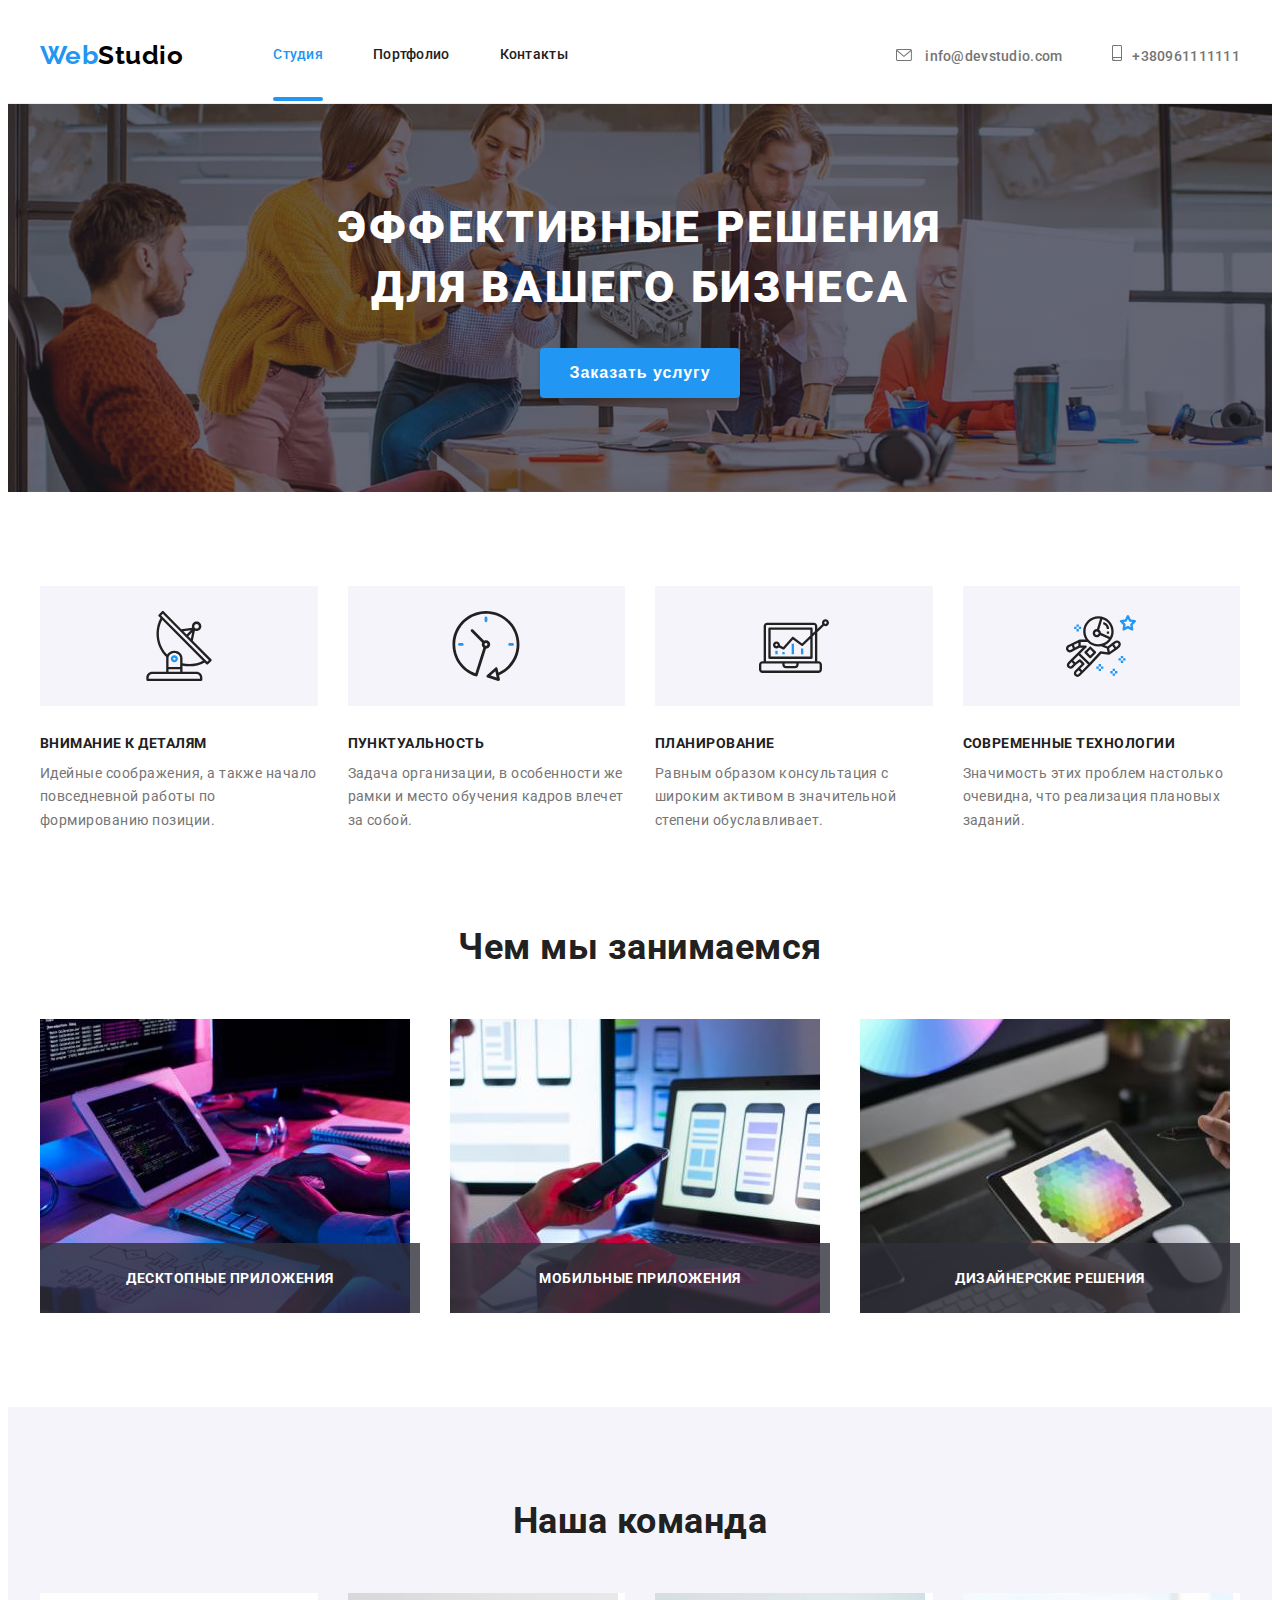
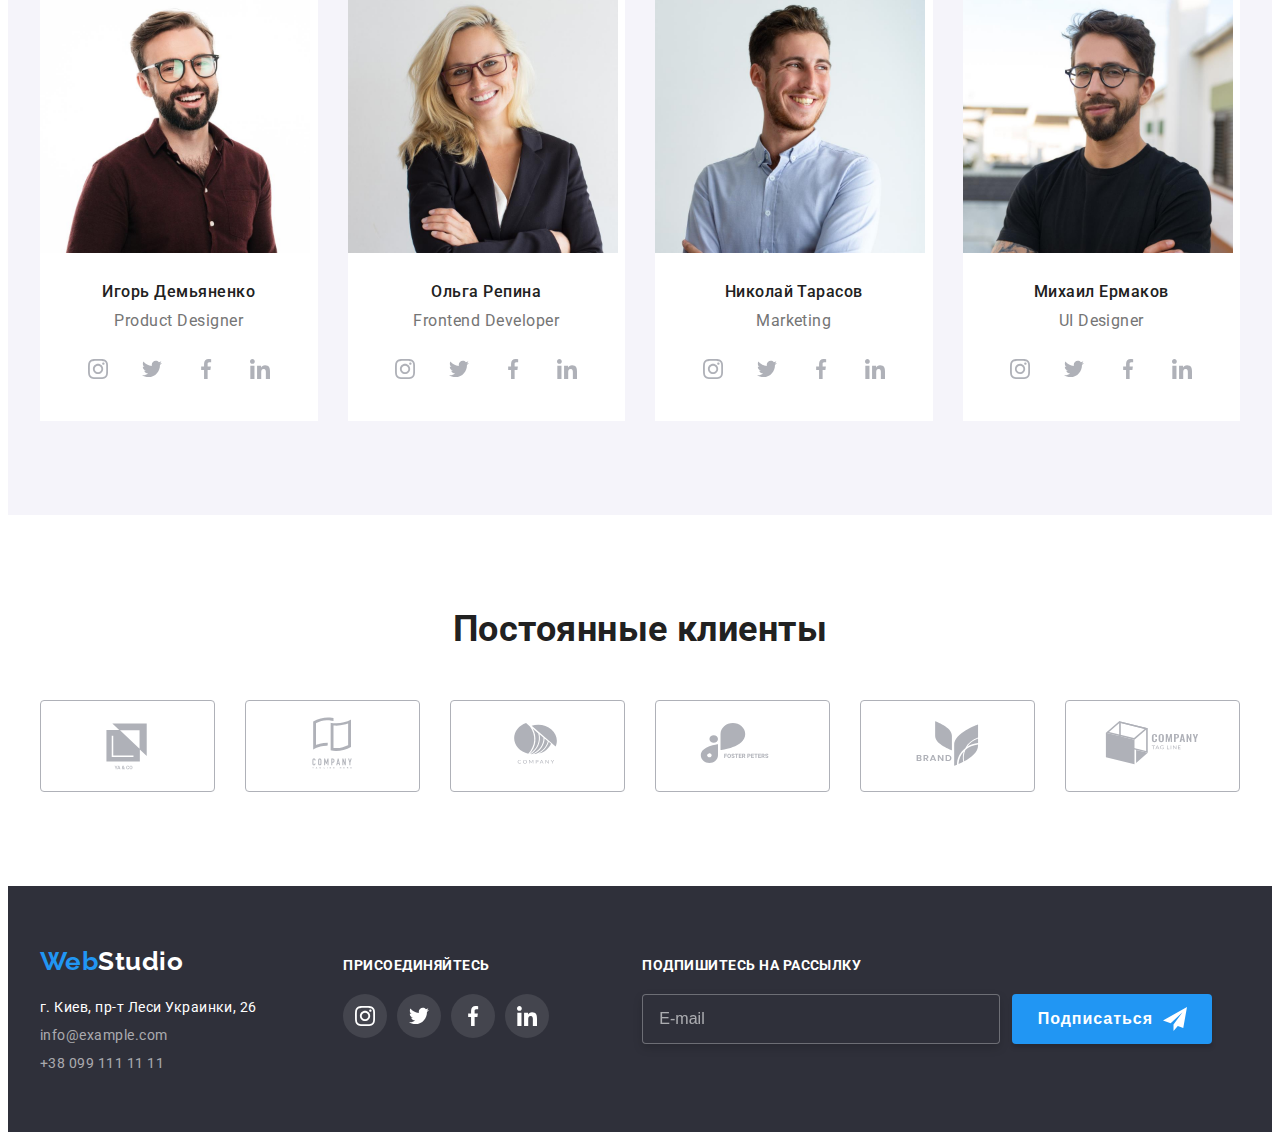
<file: index.html>
<!DOCTYPE html>
<html lang="ru">
<head>
    <meta charset="UTF-8">
    <meta http-equiv="X-UA-Compatible" content="IE=edge">
    <meta name="viewport" content="width=device-width, initial-scale=1.0">
    <title>Web Studio</title>
    <link rel="preconnect" href="https://fonts.googleapis.com">
    <link rel="preconnect" href="https://fonts.gstatic.com" crossorigin>
    <link href="https://fonts.googleapis.com/css2?family=Raleway:wght@700&family=Roboto:wght@400;500;700;900&display=swap"
        rel="stylesheet">
    <link
        rel="stylesheet"
        href="https://cdnjs.cloudflare.com/ajax/libs/modern-normalize/1.1.0/modern-normalize.min.css"
        integrity="sha512-wpPYUAdjBVSE4KJnH1VR1HeZfpl1ub8YT/NKx4PuQ5NmX2tKuGu6U/JRp5y+Y8XG2tV+wKQpNHVUX03MfMFn9Q=="
        crossorigin="anonymous"
        referrerpolicy="no-referrer"
    />
    <link rel="stylesheet" href="./css/main.min.css">
    <link rel="stylesheet" href="./css/style.css">
</head>
<body>
    <header class="header">
        <div class="container header-container">
            <nav class="hedaer-nav">
                <a href="./index.html" class="header-logo link"><span lang="en" class="header-logo-text-1">Web</span><span lang="en" class="header-logo-text-2">Studio</span></a>
                <ul class="header-list list">
                    <li class="header-item"><a class="header-link link current" href="./index.html">Студия</a></li>
                    <li class="header-item"><a class="header-link link " href="./portfolio.html">Портфолио</a></li>
                    <li class="header-item"><a class="header-link link" href="">Контакты</a></li>
                </ul>
            </nav>
        <ul class="contacts-list list">
            <li class="contacts-item">
                <a class="contacts-item-link header-link link" href="mailto:info@devstudio.com">
                    <svg class="social-icon header-icon" width="16" height="12">
                        <use href="./images/sprite.svg#icon-envelope"></use>
                    </svg> info@devstudio.com</a>
            </li>
            <li class="contacts-item">
                <a class="contacts-item-link header-link link" href="tel:+380961111111">
                    <svg class="social-icon header-icon tel-icon">
                        <use href="./images/sprite.svg#icon-smartphone"></use>
                    </svg>+380961111111</a>
            </li>
        </ul>
        </div> 
    </header>
    <main>
        <!-- Hero -->
        <section class="hero section">
            <div class="container hero-container ">
                <h1 class="hero-title">Эффективные решения для вашего бизнеса</h1>
                <button class="hero-btn btn" type="button" data-modal-open>Заказать услугу</button>
            </div>  
        </section>
        <!-- Features -->
        <section class="features-section">
        <h2 class="visually-hidden">Особенности</h2>    
        <div class="container features-container">
            <ul class="features-list list">
                <li class="features-item">
                    <div class="features-item-img">
                        <svg class="features-item-icon">
                            <use href="./images/sprite.svg#icon-antenna-1">
                            </use>
                        </svg>
                    </div>
                    <h3 class="features-title">Внимание к деталям</h3>
                    <p class="features-subtitle">Идейные соображения, а также начало повседневной работы по формированию позиции.</p>
                </li>
                <li class="features-item">
                    <div class="features-item-img">
                        <svg class="features-item-icon">
                            <use href="./images/sprite.svg#icon-clock-1">
                            </use>
                        </svg>
                    </div>
                    <h3 class="features-title">Пунктуальность</h3>
                    <p class="features-subtitle">Задача организации, в особенности же рамки и место обучения кадров влечет за собой.</p>
                </li>
                <li class="features-item">
                    <div class="features-item-img">
                        <svg class="features-item-icon">
                            <use href="./images/sprite.svg#icon-diagram-1">
                            </use>
                        </svg>
                    </div>
                    <h3 class="features-title">Планирование</h3>
                    <p class="features-subtitle">Равным образом консультация с широким активом в значительной степени обуславливает.</p>
                </li>
                <li class="features-item">
                    <div class="features-item-img">
                        <svg class="features-item-icon">
                            <use href="./images/sprite.svg#icon-astronaut-1">
                            </use>
                        </svg>
                    </div>
                    <h3 class="features-title">Современные технологии</h3>
                    <p class="features-subtitle">Значимость этих проблем настолько очевидна, что реализация плановых заданий.</p>
                </li>
            </ul>
        </div>  
        </section>
        <!-- About Us -->
        <section class="about-us-section">
            <div class="container">  
                <h2 class="section-title about-us-title">Чем мы занимаемся</h2>
                <ul class="about-us-list list">
                    <li class="about-us-item">
                        <img src="./images/box_1.jpg" alt="изображение работы с кодом" width="370">
                        <div class="about-us-box">
                            <h3 class="about-us-text">Десктопные приложения</h3>
                        </div>
                    </li>
                    <li class="about-us-item">
                        <img src="./images/box_2.jpg" alt="изображение мобильной верстки" width="370">
                        <div class="about-us-box">
                            <h3 class="about-us-text">Мобильные приложения</h3>
                        </div>
                    </li>
                    <li class="about-us-item">
                        <img src="./images/box_3.jpg" alt="изображение работы с графикой" width="370">
                        <div class="about-us-box">
                            <h3 class="about-us-text">Дизайнерские решения</h3>
                        </div>
                    </li>
                </ul>
            </div>      
        </section>    
        <!-- Team -->
        <section class="team section">
            <div class="container">   
                <h2 class="section-title team-main-title">Наша команда</h2>
                <ul class="team-list list">
                    <li class="team-item"><img src="./images/team_1.jpg" alt="изображение члена команды" width="270">
                        <div class="team-item-text">
                            <h3 class="team-title">Игорь Демьяненко</h3>
                            <p class="team-subtitle" lang="en">Product Designer</p>
                            <ul class="team-item-list social-list list">
                                <li class="social-item">
                                    <a href="" class="social-link link">
                                        <svg
                                            class="social-icon">
                                            <use
                                                href="./images/sprite.svg#icon-instagram"
                                            ></use>
                                        </svg>
                                    </a>
                                </li>
                                <li class="social-item">
                                    <a href="" class="social-link link">
                                        <svg class="social-icon">
                                            <use
                                                href="./images/sprite.svg#icon-twitter"
                                            ></use>
                                        </svg>
                                    </a>
                                </li>
                                <li class="social-item">
                                    <a href="" class="social-link link">
                                        <svg
                                            class="social-icon">
                                            <use
                                                href="./images/sprite.svg#icon-facebook"
                                            ></use>
                                        </svg>
                                    </a>
                                </li>
                                <li class="social-item">
                                    <a href="" class="social-link link">
                                        <svg
                                            class="social-icon">
                                            <use
                                                href="./images/sprite.svg#icon-linkedin"
                                            ></use>
                                        </svg>
                                    </a>
                                </li>
                            </ul>
                        </div>
                    </li>
                    <li class="team-item"><img src="./images/team_2.jpg" alt="изображение члена команды" width="270">
                        <div class="team-item-text">
                            <h3 class="team-title">Ольга Репина</h3>
                            <p class="team-subtitle" lang="en">Frontend Developer</p>
                            <ul class="team-item-list social-list list">
                                <li class="social-item">
                                    <a href="" class="social-link link">
                                        <svg
                                            class="social-icon">
                                            <use
                                                href="./images/sprite.svg#icon-instagram"
                                            ></use>
                                        </svg>
                                    </a>
                                </li>
                                <li class="social-item">
                                    <a href="" class="social-link link">
                                        <svg class="social-icon">
                                            <use
                                                href="./images/sprite.svg#icon-twitter"
                                            ></use>
                                        </svg>
                                    </a>
                                </li>
                                <li class="social-item">
                                    <a href="" class="social-link link">
                                        <svg
                                            class="social-icon">
                                            <use
                                                href="./images/sprite.svg#icon-facebook"
                                            ></use>
                                        </svg>
                                    </a>
                                </li>
                                <li class="social-item">
                                    <a href="" class="social-link link">
                                        <svg
                                            class="social-icon">
                                            <use
                                                href="./images/sprite.svg#icon-linkedin"
                                            ></use>
                                        </svg>
                                    </a>
                                </li>
                            </ul>
                        </div>
                    </li>
                    <li class="team-item"><img src="./images/team_3.jpg" alt="изображение члена команды" width="270">
                        <div class="team-item-text">
                            <h3 class="team-title">Николай Тарасов</h3>
                            <p class="team-subtitle" lang="en">Marketing</p>
                            <ul class="team-item-list social-list list">
                                <li class="social-item">
                                    <a href="" class="social-link link">
                                        <svg
                                            class="social-icon">
                                            <use
                                                href="./images/sprite.svg#icon-instagram"
                                            ></use>
                                        </svg>
                                    </a>
                                </li>
                                <li class="social-item">
                                    <a href="" class="social-link link">
                                        <svg class="social-icon">
                                            <use
                                                href="./images/sprite.svg#icon-twitter"
                                            ></use>
                                        </svg>
                                    </a>
                                </li>
                                <li class="social-item">
                                    <a href="" class="social-link link">
                                        <svg
                                            class="social-icon">
                                            <use
                                                href="./images/sprite.svg#icon-facebook"
                                            ></use>
                                        </svg>
                                    </a>
                                </li>
                                <li class="social-item">
                                    <a href="" class="social-link link">
                                        <svg
                                            class="social-icon">
                                            <use
                                                href="./images/sprite.svg#icon-linkedin"
                                            ></use>
                                        </svg>
                                    </a>
                                </li>
                            </ul>
                        </div>
                    </li>
                    <li class="team-item"><img src="./images/team_4.jpg" alt="изображение члена команды" width="270">
                        <div class="team-item-text">
                            <h3 class="team-title">Михаил Ермаков</h3>
                            <p class="team-subtitle" lang="en">UI Designer</p>
                            <ul class="team-item-list social-list list">
                                <li class="social-item">
                                    <a href="" class="social-link link">
                                        <svg
                                            class="social-icon">
                                            <use
                                                href="./images/sprite.svg#icon-instagram"
                                            ></use>
                                        </svg>
                                    </a>
                                </li>
                                <li class="social-item">
                                    <a href="" class="social-link link">
                                        <svg class="social-icon">
                                            <use
                                                href="./images/sprite.svg#icon-twitter"
                                            ></use>
                                        </svg>
                                    </a>
                                </li>
                                <li class="social-item">
                                    <a href="" class="social-link link">
                                        <svg
                                            class="social-icon">
                                            <use
                                                href="./images/sprite.svg#icon-facebook"
                                            ></use>
                                        </svg>
                                    </a>
                                </li>
                                <li class="social-item">
                                    <a href="" class="social-link link">
                                        <svg
                                            class="social-icon">
                                            <use
                                                href="./images/sprite.svg#icon-linkedin"
                                            ></use>
                                        </svg>
                                    </a>
                                </li>
                            </ul>
                        </div>
                    </li> 
            </ul>
            </div>
        </section>
        <!-- Clients -->
        <section class="clients section">
            <div class="container">
                <h2 class="section-title team-main-title">Постоянные клиенты</h2>
                <ul class="clients-list list">
                    <li class="clients-item-link">
                        <svg class="clients-item-icon">
                            <use href="./images/sprite.svg#icon-logo1"></use>
                        </svg>
                        <a href="#"></a>
                    </li>
                    <li class="clients-item-link"><a href="#">
                        <svg class="clients-item-icon">
                            <use href="./images/sprite.svg#icon-logo2"></use>
                        </svg></a> 
                    </li>
                    <li class="clients-item-link"><a href="#">
                        <svg class="clients-item-icon">
                            <use href="./images/sprite.svg#icon-logo3"></use>
                        </svg></a> 
                    </li>
                    <li class="clients-item-link"><a href="#">
                        <svg class="clients-item-icon">
                            <use href="./images/sprite.svg#icon-logo4"></use>
                        </svg></a>
                    </li>
                    <li class="clients-item-link"><a href="#">
                        <svg class="clients-item-icon">
                            <use href="./images/sprite.svg#icon-logo5"></use>
                        </svg></a>
                    </li>
                    <li class="clients-item-link"><a href="#">
                        <svg class="clients-item-icon">
                            <use href="./images/sprite.svg#icon-logo6"></use>
                        </svg></a>
                    </li>
                </ul>
            </div>

        </section>
        <footer class="footer">
            <div class="container footer-container">
                <div class="footer-contact">
                <div class="footer-logo">
                    <a href="./index.html" class="header-logo link"><span lang="en" class="header-logo-text-1">Web</span><span lang="en" class="header-logo-text-2-footer">Studio</span></a>
                </div>
                    <address class="adress">
                    <ul class="footer-list list">
                        <li class="footer-item"><a class="footer-link adress-link" href="https://goo.gl/maps/av5Dg6FvkVRe6jFr5" target="_blank">г. Киев, пр-т Леси Украинки, 26</a></li>
                        <li class="footer-item"><a class="footer-link" href="mailto:info@example.com">info@example.com</a></li>
                        <li class="footer-item"><a class="footer-link" href="tel:+380991111111">+38 099 111 11 11</a></li>
                    </ul>
                </address>
                </div>
                <div class="footer-social">
                    <h2 class="footer-social-title">присоединяйтесь</h2>
                    <ul class="footer-item-list social-list list">
                        <li class="social-item">
                            <a href="" class="footer-social-link link">
                                <svg
                                    class="social-icon footer-icon">
                                    <use
                                        href="./images/sprite.svg#icon-instagram"
                                    ></use>
                                </svg>
                            </a>
                        </li>
                        <li class="social-item">
                            <a href="" class="footer-social-link link">
                                <svg class="social-icon footer-icon">
                                    <use
                                        href="./images/sprite.svg#icon-twitter"
                                    ></use>
                                </svg>
                            </a>
                        </li>
                        <li class="social-item">
                            <a href="" class="footer-social-link link">
                                <svg
                                    class="social-icon footer-icon">
                                    <use
                                        href="./images/sprite.svg#icon-facebook"
                                    ></use>
                                </svg>
                            </a>
                        </li>
                        <li class="social-item">
                            <a href="" class="footer-social-link link">
                                <svg
                                    class="social-icon footer-icon">
                                    <use
                                        href="./images/sprite.svg#icon-linkedin"
                                    ></use>
                                </svg>
                            </a>
                        </li>
                    </ul>
                </div>
                <div class="footer-mail-form">
                    <h2 class="footer-social-title">Подпишитесь на рассылку</h2>
                    <form name="signup_form" autocomplete="on" novalidate>
                        <div class="footer-input-box">
                            <label for="user_email"></label>
                            <input class="footer-mail-input" type="email" name="email" id="user_email" placeholder="E-mail"/>
                            <button class="btn footer-mail-btn" type="submit"><span class="footer-btn-text">Подписаться</span> 
                                <svg class="footer-btn-icon">
                                    <use
                                        href="./images/sprite.svg#icon-icon_send"
                                    ></use>
                                </svg>
                            </button>
                        </div>
                    </form>    
                </div>
            </div>
        </footer>
        <div class="backdrop is-hidden" data-modal>
            <div class="modal">
                <button type="button" class="close-btn btn" data-modal-close>
                    <svg
                        class="modal-icon">
                            <use href="./images/sprite.svg#icon-close"></use>
                    </svg>
                </button>
                <p class="modal-title">Оставьте свои данные, мы вам перезвоним</p>
                <form action="#" class="modal-form">
                    <div class="modal-field">
                        <label for="user-name" class="input-label">Имя</label>
                        <span class="input-wrapper">
                            <input
                                type="text"
                                name="user-name"
                                id="user-name"
                                class="modal-input"
                                placeholder=""/>
                            <svg class="input-icon" width="18" height="18">
                                <use href="./images/sprite.svg#icon-person-black-18dp-1"></use>
                            </svg>
                        </span>
                    </div>
                    <div class="modal-field">
                        <label for="user-tel" class="input-label">Телефон</label>
                        <span class="input-wrapper">
                            <input
                                type="tel"
                                name="user-tel"
                                id="user-tel"
                                class="modal-input"
                                placeholder=""/>
                            <svg class="input-icon" width="18" height="18">
                                <use
                                    href="./images/sprite.svg#icon-phone-black-18dp-1"
                                ></use>
                            </svg>
                        </span>
                    </div>
                    <div class="modal-field">
                        <label for="user-email" class="input-label">Почта</label>
                        <span class="input-wrapper">
                            <input
                                type="email"
                                name="user-email"
                                id="user-email"
                                class="modal-input"
                                placeholder=""
                            />
                            <svg class="input-icon" width="18" height="18">
                                <use
                                    href="./images/sprite.svg#icon-email-black-18dp-1"
                                ></use>
                            </svg>
                        </span>
                    </div>
                    <div class="modal-field">
                        <label for="user-text" class="input-label">Комментарий</label>
                        <textarea
                            name="user-text"
                            id="user-text"
                            class="modal-text-input"
                            placeholder="Введите текст"></textarea>
                    </div>
                    <input
                        type="checkbox"
                        id="modal-checkbox"
                        class="modal-checkbox visually-hidden"/>
                    <label for="modal-checkbox" class="check-text">
                        <span>
                            <svg class="check_icon" width="11" height="8">
                                <use
                                    href="./images/sprite.svg#icon-icon_check"
                                ></use>
                            </svg>
                        </span>
                        <p class="modal-checkbox-text">Соглашаюсь с рассылкой и принимаю 
                            <a href="">Условия договора</a></p>  
                    </label>
                    <button type="submit" class="btn footer-mail-btn modal-btn">
                        Отправить
                    </button>
                </form>
            </div>
        </div>
    </main>
    <script src="./js/modal.js"></script>
</body>
</html>
</file>
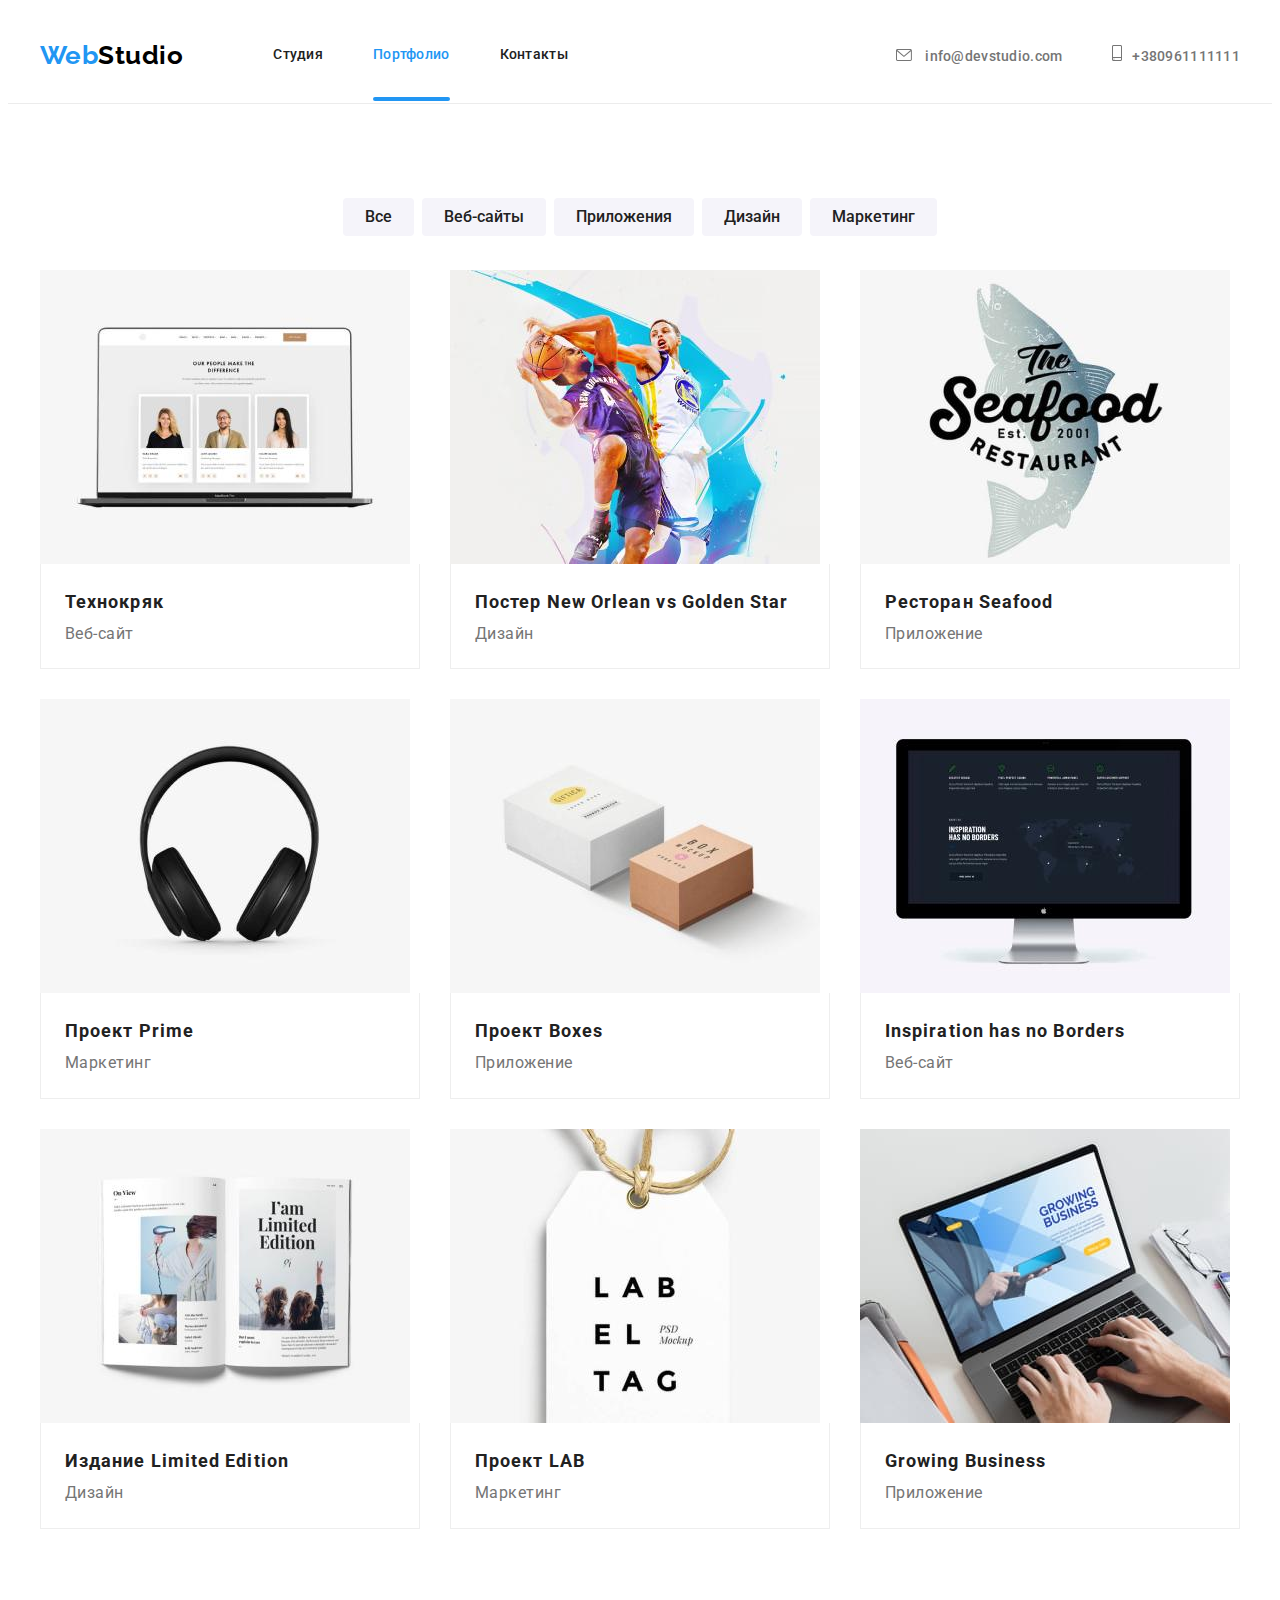
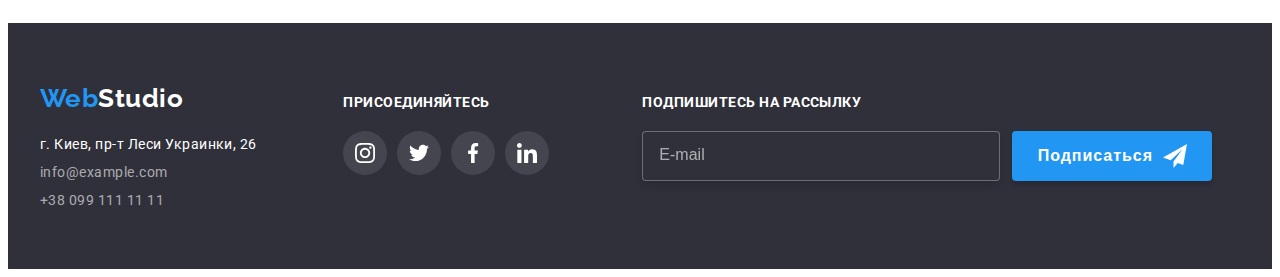
<file: portfolio.html>
<!DOCTYPE html>
<html lang="ru">
<head>
    <meta charset="UTF-8" />
    <meta http-equiv="X-UA-Compatible" content="IE=edge" />
    <meta name="viewport" content="width=device-width, initial-scale=1.0" />
    <title>Портфолио</title>
    <link rel="preconnect" href="https://fonts.googleapis.com" />
    <link rel="preconnect" href="https://fonts.gstatic.com" crossorigin />
    <link
        href="https://fonts.googleapis.com/css2?family=Raleway:wght@700&family=Roboto:wght@400;500;700;900&display=swap"
        rel="stylesheet" />
    <link
        rel="stylesheet"
        href="https://cdnjs.cloudflare.com/ajax/libs/modern-normalize/1.1.0/modern-normalize.min.css"
        integrity="sha512-wpPYUAdjBVSE4KJnH1VR1HeZfpl1ub8YT/NKx4PuQ5NmX2tKuGu6U/JRp5y+Y8XG2tV+wKQpNHVUX03MfMFn9Q=="
        crossorigin="anonymous"
        referrerpolicy="no-referrer"
    />
    <link rel="stylesheet" href="./css/main.min.css">
    <link rel="stylesheet" href="./css/style.css">
</head>
<body>
    <header class="header">
        <div class="container header-container">
            <nav class="hedaer-nav">
                <a href="./index.html" class="header-logo link"><span lang="en" class="header-logo-text-1">Web</span><span lang="en" class="header-logo-text-2">Studio</span></a>
                <ul class="header-list list">
                    <li class="header-item"><a class="header-link link " href="./index.html">Студия</a></li>
                    <li class="header-item"><a class="header-link link current" href="./portfolio.html">Портфолио</a></li>
                    <li class="header-item"><a class="header-link link" href="">Контакты</a></li>
                </ul>
            </nav>
            <ul class="contacts-list list">
                <li class="contacts-item">
                    <a class="contacts-item-link header-link link" href="mailto:info@devstudio.com">
                        <svg class="social-icon header-icon" width="16" height="12">
                            <use href="./images/sprite.svg#icon-envelope"></use>
                        </svg> info@devstudio.com</a>
                </li>
                <li class="contacts-item">
                    <a class="contacts-item-link header-link link" href="tel:+380961111111">
                        <svg class="social-icon header-icon tel-icon">
                            <use href="./images/sprite.svg#icon-smartphone"></use>
                        </svg>+380961111111</a>
                </li>
            </ul>
        </div> 
    </header>
    <main>
            <!-- Projects -->
        <section class="projects section">
            <div class="container filters-container">
                <h2 class="visually-hidden">Фильтр работ</h2>
                <ul class="filters-list list">
                    <li class="filters-item"><button class="filters-btn btn" type="button">Все</button></li>
                    <li class="filters-item"><button class="filters-btn btn" type="button">Веб-сайты</button></li>
                    <li class="filters-item"><button class="filters-btn btn" type="button">Приложения</button></li>
                    <li class="filters-item"><button class="filters-btn btn" type="button">Дизайн</button></li>
                    <li class="filters-item"><button class="filters-btn btn" type="button">Маркетинг</button></li>
                </ul>
            </div>
            <div class="container">
            <h2 class="visually-hidden">Примеры работ</h2>
            <ul class="projects-list list">
                <li class="projects-item">
                    <a href="" class="projects-link sub-link">
                    <div class="project-items-overlay">
                    <img src="./images/portfolio/project_1.jpg" width="370"
                        alt="изображение ноутбука с открытой страницей сайта" />
                        <div class="project-items-overlay-text sub-link">
                        <p class="project-items-overlay-p sub-link">
                            Технокряк это современная площадка распространения коронавируса. Компании используют эту платформу для цифрового шпионажа и атак на защищённые сервера конкурентов.
                        </p>
                        </div>
                    </div>
                    <div class="project-items-text">
                    <h3 class="projects-title">Технокряк</h3>
                    <p class="projects-subtitle">Веб-сайт</p>
                    </div>
                </a>
                </li>
                <li class="projects-item">
                    <a href="" class="projects-link sub-link">
                    <div class="project-items-overlay">
                    <img src="./images/portfolio/project_2.jpg" width="370" alt="изображение двух баскетболистов" />
                        <div class="project-items-overlay-text sub-link">
                        <p class="project-items-overlay-p sub-link">
                            Технокряк это современная площадка распространения коронавируса. Компании используют эту платформу для цифрового шпионажа и атак на защищённые сервера конкурентов.
                        </p>
                        </div>
                    </div>  
                    <div class="project-items-text">
                    <h3 class="projects-title">Постер <span lang="en">New Orlean vs Golden Star</span></h3>
                    <p class="projects-subtitle">Дизайн</p>
                    </div>
                </a>
                </li>
                <li class="projects-item">
                    <a href="" class="projects-link sub-link">
                        <div class="project-items-overlay">
                        <img src="./images/portfolio/project_3.jpg" width="370" alt="изображение логотипа ресторана" />
                        <div class="project-items-overlay-text sub-link">
                        <p class="project-items-overlay-p sub-link">
                        Технокряк это современная площадка распространения коронавируса. Компании используют эту платформу для цифрового шпионажа и атак на защищённые сервера конкурентов.
                        </p>
                        </div>
                    </div>
                    <div class="project-items-text">
                    <h3 class="projects-title">Ресторан <span lang="en">Seafood</span></h3>
                    <p class="projects-subtitle">Приложение</p>
                    </div>
                </a>
                </li>
                <li class="projects-item">
                    <a href="" class="projects-link sub-link">
                    <div class="project-items-overlay">    
                    <img src="./images/portfolio/project_4.jpg" width="370" alt="изображение наушников" />
                        <div class="project-items-overlay-text sub-link">
                        <p class="project-items-overlay-p sub-link">
                        Технокряк это современная площадка распространения коронавируса. Компании используют эту платформу для цифрового шпионажа и атак на защищённые сервера конкурентов.
                        </p>
                        </div>
                    </div>
                    <div class="project-items-text">
                    <h3 class="projects-title">Проект <span lang="en">Prime</span></h3>
                    <p class="projects-subtitle">Маркетинг</p>
                    </div>
                    </a>
                </li>
                <li class="projects-item">
                    <a href="" class="projects-link sub-link">
                    <div class="project-items-overlay"> 
                    <img src="./images/portfolio/project_5.jpg" width="370" alt="изображение двух коробок" />
                        <div class="project-items-overlay-text sub-link">
                        <p class="project-items-overlay-p sub-link">
                        Технокряк это современная площадка распространения коронавируса. Компании используют эту платформу для цифрового шпионажа и атак на защищённые сервера конкурентов.
                        </p>
                        </div>
                    </div>
                    <div class="project-items-text">
                    <h3 class="projects-title">Проект <span lang="en">Boxes</span></h3>
                    <p class="projects-subtitle">Приложение</p>
                    </div>
                    </a>
                </li>
                <li class="projects-item">
                    <a href="" class="projects-link sub-link">
                    <div class="project-items-overlay">
                    <img src="./images/portfolio/project_6.jpg" width="370" alt="изображение монитора с Веб-сайтом" />
                        <div class="project-items-overlay-text sub-link">
                        <p class="project-items-overlay-p sub-link">
                        Технокряк это современная площадка распространения коронавируса. Компании используют эту платформу для цифрового шпионажа и атак на защищённые сервера конкурентов.
                        </p>
                        </div>
                    </div>
                    <div class="project-items-text">
                    <h3 class="projects-title" lang="en">Inspiration has no Borders</h3>
                    <p class="projects-subtitle">Веб-сайт</p>
                    </div>
                    </a>
                </li>
                <li class="projects-item">
                    <a href="" class="projects-link sub-link">
                    <div class="project-items-overlay">
                    <img src="./images/portfolio/project_7.jpg" width="370" alt="изображение открытой киниги" />
                        <div class="project-items-overlay-text sub-link">
                        <p class="project-items-overlay-p sub-link">
                        Технокряк это современная площадка распространения коронавируса. Компании используют эту платформу для цифрового шпионажа и атак на защищённые сервера конкурентов.
                        </p>
                        </div>
                    </div>
                    <div class="project-items-text">
                    <h3 class="projects-title">Издание <span lang="en">Limited Edition</span></h3>
                    <p class="projects-subtitle">Дизайн</p>
                    </div>
                    </a>
                </li>
                <li class="projects-item">
                    <a href="" class="projects-link sub-link">
                    <div class="project-items-overlay">
                    <img src="./images/portfolio/project_8.jpg" width="370" alt="изображение бирки с буквами" />
                        <div class="project-items-overlay-text sub-link">
                        <p class="project-items-overlay-p sub-link">
                        Технокряк это современная площадка распространения коронавируса. Компании используют эту платформу для цифрового шпионажа и атак на защищённые сервера конкурентов.
                        </p>
                        </div>
                    </div>
                    <div class="project-items-text">
                    <h3 class="projects-title">Проект <span lang="en">LAB</span></h3>
                    <p class="projects-subtitle">Маркетинг</p>
                    </div>
                    </a>
                </li>
                <li class="projects-item">
                    <a href="" class="projects-link sub-link">
                    <div class="project-items-overlay">
                    <img src="./images/portfolio/project_9.jpg" width="370"
                        alt="изображение ноутбука и набора текста" />
                        <div class="project-items-overlay-text sub-link">
                            <p class="project-items-overlay-p sub-link">
                            Технокряк это современная площадка распространения коронавируса. Компании используют эту платформу для цифрового шпионажа и атак на защищённые сервера конкурентов.
                            </p>
                        </div>
                    </div>
                    <div class="project-items-text">
                    <h3 class="projects-title">Growing Business</h3>
                    <p class="projects-subtitle">Приложение</p>
                    </div>
                    </a>
                </li>
            </ul>
        </div> 
        </section>
    </main>
    <footer class="footer">
        <div class="container footer-container">
            <div class="footer-contact">
            <div class="footer-logo">
                <a href="./index.html" class="header-logo link"><span lang="en" class="header-logo-text-1">Web</span><span lang="en" class="header-logo-text-2-footer">Studio</span></a>
            </div>
                <address class="adress">
                <ul class="footer-list list">
                    <li class="footer-item"><a class="footer-link adress-link" href="https://goo.gl/maps/av5Dg6FvkVRe6jFr5" target="_blank">г. Киев, пр-т Леси Украинки, 26</a></li>
                    <li class="footer-item"><a class="footer-link" href="mailto:info@example.com">info@example.com</a></li>
                    <li class="footer-item"><a class="footer-link" href="tel:+380991111111">+38 099 111 11 11</a></li>
                </ul>
            </address>
            </div>
            <div class="footer-social">
                <h2 class="footer-social-title">присоединяйтесь</h2>
                <ul class="footer-item-list social-list list">
                    <li class="social-item">
                        <a href="" class="footer-social-link link">
                            <svg
                                class="social-icon footer-icon">
                                <use
                                    href="./images/sprite.svg#icon-instagram"
                                ></use>
                            </svg>
                        </a>
                    </li>
                    <li class="social-item">
                        <a href="" class="footer-social-link link">
                            <svg class="social-icon footer-icon">
                                <use
                                    href="./images/sprite.svg#icon-twitter"
                                ></use>
                            </svg>
                        </a>
                    </li>
                    <li class="social-item">
                        <a href="" class="footer-social-link link">
                            <svg
                                class="social-icon footer-icon">
                                <use
                                    href="./images/sprite.svg#icon-facebook"
                                ></use>
                            </svg>
                        </a>
                    </li>
                    <li class="social-item">
                        <a href="" class="footer-social-link link">
                            <svg
                                class="social-icon footer-icon">
                                <use
                                    href="./images/sprite.svg#icon-linkedin"
                                ></use>
                            </svg>
                        </a>
                    </li>
                </ul>
            </div>
            <div class="footer-mail-form">
                <h2 class="footer-social-title">Подпишитесь на рассылку</h2>
                <form name="signup_form" autocomplete="on" novalidate>
                    <div class="footer-input-box">
                        <label for="user_email"></label>
                        <input class="footer-mail-input" type="email" name="email" id="user_email" placeholder="E-mail"/>
                        <button class="btn footer-mail-btn" type="submit"><span class="footer-btn-text">Подписаться</span> 
                            <svg class="footer-btn-icon">
                                <use
                                    href="./images/sprite.svg#icon-icon_send"
                                ></use>
                            </svg>
                        </button>
                    </div>
                </form>    
            </div>
        </div>
    </footer>
</body>

</html>
</file>
<file: css/style.css>
:root {
  --primary-text-color: #212121;
  --secondary-text-color: #757575;
  --accent-color: #2196f3;
}




.visually-hidden {
  position: absolute;
  width: 1px;
  height: 1px;
  margin: -1px;
  padding: 0;
  overflow: hidden;
  border: 0;
  clip: rect(0 0 0 0);
}

.container {
  width: 1200px;
  margin: 0 auto;
  padding: 0 15px;
}

.header-logo {
  font-family: "Raleway", sans-serif;
  font-weight: 700;
  font-size: 26px;
  line-height: 1.19;
}

.section {
  padding-top: 94px;
  padding-bottom: 94px;
}

.btn {
  cursor: pointer;
}



.sub-link {
  text-decoration: none;
}

.section-title {
  color: var(--primary-text-color);
  font-weight: 700;
  font-size: 36px;
  line-height: 1.16;
  margin-left: auto;
  margin-right: auto;
}

/*----------- HEADER------------- */



/*----------- HERO------------- */



/*----------- Features------------- */



/*----------- About Us------------- */



/*----------- Team ------------- */



/*----------- Clients ------------- */



/*----------- Footer ------------- */



/* Portfolio Page */

.filters-container {
  margin-bottom: 34px;
}

.filters-list {
  display: flex;
  justify-content: center;
  margin-left: auto;
  margin-right: auto;
}

.filters-btn {
  background: #f5f4fa;
  padding: 6px 22px;
  border-radius: 4px;
  color: var(--primary-text-color);
  font-weight: 500;
  font-size: 16px;
  line-height: 1.6;
  border-style: none;
  font-family: "Roboto", sans-serif;
  transition: color 250ms cubic-bezier(0.4, 0, 0.2, 1), 
              box-shadow 250ms cubic-bezier(0.4, 0, 0.2, 1),
              background-color 250ms cubic-bezier(0.4, 0, 0.2, 1);
  
}

.filters-item:not(:last-child) {
  margin-right: 8px;
}

.filters-btn:hover,
.filters-btn:focus {
  background-color: var(--accent-color);
  color: #ffffff;
  box-shadow: 0px 3px 1px rgba(0, 0, 0, 0.1), 0px 1px 2px rgba(0, 0, 0, 0.08), 0px 2px 2px rgba(0, 0, 0, 0.12);
}

.projects-list {
  display: flex;
  flex-wrap: wrap;
  margin-left: -30px;
  margin-top: -30px;
}

.projects-item {
  flex-basis: calc(100% / 3 - 30px);
  margin-left: 30px;
  margin-top: 30px;
  display: block;
}

.projects-item:hover,
.projects-item:focus {
  box-shadow: 0px 4px 4px rgba(0, 0, 0, 0.25);
}

.project-items-text {
  padding: 20px 24px 20px 24px;
  border-bottom: solid 1px #eeeeee;
  border-right: solid 1px #eeeeee;
  border-left: solid 1px #eeeeee;
}

.projects-link:hover .project-items-overlay-text {
  transform: translateY(0);
}

.projects-item {
  transition: box-shadow 250ms cubic-bezier(0.4, 0, 0.2, 1);
}

.project-items-overlay {
  position: relative;
  overflow: hidden;
}

.project-items-overlay-text {
  position: absolute;
  width: 100%;
  height: 100%;
  top: 0;
  left: 0;
  padding-left: 24px;
  padding-right: 24px;
  padding-top: 63px;
  padding-bottom: 63px;
  background-color: rgba(33, 150, 243, 0.9);
  transform: translateY(100%);
  transition: transform 250ms cubic-bezier(0.4, 0, 0.2, 1);
}

.project-items-overlay-p {
  color: #FFFFFF;
  font-size: 18px;
  line-height: 1.5;
}

.projects-title {
  color: var(--primary-text-color);
  font-weight: 700;
  font-size: 18px;
  line-height: 2;
  letter-spacing: 0.06em;
}

.projects-subtitle {
  color: var(--secondary-text-color);
  font-size: 16px;
  line-height: 1.8;
}
</file>
<file: css/main.min.css>
p,h1,h2,h3,h4,h5,h6{margin:0}ul{margin:0;padding-left:0}img{display:block;max-width:100%;height:auto}body{font-family:"Roboto", sans-serif;letter-spacing:0.03em}.list{list-style:none}.link{text-decoration:none;transition:color 250ms cubic-bezier(0.4, 0, 0.2, 1)}.link:hover,.link:focus{color:var(--accent-color)}.header{background:#ffffff;padding-top:32px;padding-bottom:32px;border-bottom:1px solid #ececec}.header-container{display:flex;align-items:center}.contacts-list{display:flex;align-items:center;margin-left:auto}.contacts-item:not(:last-child){margin-right:50px}.hedaer-nav{display:flex;align-items:center}.header-logo{padding-right:90px}.header-logo-text-1{color:var(--accent-color)}.header-logo-text-2{color:#000000}.header-item,.header-link{color:var(--primary-text-color);font-weight:500;font-size:14px;line-height:1.14;letter-spacing:0.02em}.header-link{position:relative}.current::after{content:"";position:absolute;width:100%;height:4px;border-radius:2px;background-color:var(--accent-color);display:block;bottom:-39px}.header-item:not(:last-child){margin-right:50px}.header-list .header-link.current{color:var(--accent-color)}.header-list{display:flex}.contacts-item,.contacts-item-link{color:var(--secondary-text-color)}.social-icon.header-icon{width:16px;height:12px;fill:#757575}.header-icon.tel-icon{width:10px;height:16px}.header-icon{margin-right:10px;transition:fill 250ms cubic-bezier(0.4, 0, 0.2, 1)}.header-link:hover .header-icon,.header-link:focus .header-icon{fill:var(--accent-color)}.hero{background-color:#2f303a;background-image:linear-gradient(rgba(47,48,58,0.4), rgba(47,48,58,0.4)),url(../images/hero-bg.jpg);background-repeat:no-repeat;background-position:center;background-size:cover;max-width:1600px;max-height:600px;margin:0 auto}.hero-container{display:flex;flex-direction:column;align-items:center;padding-top:106px;padding-bottom:106px}.hero-title{font-weight:900;font-size:44px;line-height:1.36;letter-spacing:0.06em;text-transform:uppercase;color:#ffffff;width:696px;text-align:center;margin-bottom:30px}.hero-btn{width:200px;height:50px;background:#2196f3;box-shadow:0px 4px 4px rgba(0,0,0,0.15);border-radius:4px;font-weight:700;font-size:16px;line-height:1.87;text-align:center;letter-spacing:0.06em;color:#ffffff;border:none;transition:background-color 250ms cubic-bezier(0.4, 0, 0.2, 1)}.hero-btn:hover,.hero-btn:focus{background-color:#188ce8}.features-section{padding-top:94px;padding-bottom:47px}.features-list{display:flex;margin-left:-30px}.features-item{width:270px}.features-item-img{background-color:#f5f4fa;height:120px;margin-bottom:30px;display:flex;align-items:center;justify-content:center}.features-item-icon{width:70px;height:70px}.features-title{color:var(--primary-text-color);font-weight:700;font-size:14px;line-height:1.14;text-transform:uppercase;margin-bottom:10px}.features-subtitle{color:var(--secondary-text-color);font-size:14px;line-height:1.71}.features-item{flex-basis:calc(100% / 3 - 30px);margin-left:30px}.about-us-section{padding-top:47px;padding-bottom:94px}.about-us-list{display:flex;margin-top:50px;margin-left:-30px}.about-us-title{text-align:center}.about-us-item{flex-basis:calc(100% / 3 - 30px);margin-left:30px;position:relative}.about-us-box{width:100%;height:70px;background-color:rgba(47,48,58,0.8);position:absolute;bottom:0;right:0;display:flex;justify-content:center;align-items:center}.about-us-text{font-size:14px;text-align:center;text-transform:uppercase;color:#ffffff;line-height:0.87}.team{background-color:#f5f4fa}.team-main-title{text-align:center}.team-list{display:flex;margin-top:50px;margin-left:-30px}.team-item{flex-basis:calc(100% / 4 - 30px);margin-left:30px;background-color:#ffffff}.team-title{color:var(--primary-text-color);font-weight:500;font-size:16px;line-height:1.18;text-align:center}.team-subtitle{color:var(--secondary-text-color);font-size:16px;line-height:1.18;text-align:center;margin-top:10px;margin-bottom:16px}.team-item-text{margin-top:30px;margin-bottom:30px}.social-item{width:44px;height:44px}.social-item+.social-item{margin-left:10px}.social-list{display:flex;justify-content:center;align-items:center}.social-link{width:100%;height:100%;display:block;border-radius:50%;background-color:#ffffff;display:flex;justify-content:center;align-items:center;transition:background-color 250ms cubic-bezier(0.4, 0, 0.2, 1)}.social-link:hover,.social-link:focus{background-color:var(--accent-color)}.social-link:hover .social-icon,.social-link:focus .social-icon{fill:#ffffff}.social-icon{width:20px;height:20px;fill:#afb1b8;transition:fill 250ms cubic-bezier(0.4, 0, 0.2, 1)}.clients-list{display:flex;margin-top:50px;margin-left:-30px}.clients-item-link{flex-basis:calc(100% / 6 - 30px);margin-left:30px;width:170px;height:92px;border:1px solid #afb1b8;box-sizing:border-box;border-radius:4px;display:flex;justify-content:center;align-items:center;transition:border-color 250ms cubic-bezier(0.4, 0, 0.2, 1)}.clients-item-link:hover .clients-item-icon,.clients-item-link:focus .clients-item-icon{fill:var(--accent-color)}.clients-item-link:hover,.clients-item-link:focus{border-color:var(--accent-color)}.clients-item-icon{width:105px;height:60px;fill:#afb1b8;transition:fill 250ms cubic-bezier(0.4, 0, 0.2, 1)}.footer{background-color:#2f303a;padding-top:60px;padding-bottom:60px}.footer-container{display:flex}.footer-contact{margin-right:70px}.header-logo-text-2-footer{color:#ffffff}.footer-item .footer-link{text-decoration:none;text-transform:none}.adress{font-style:unset}.footer-item:not(:last-child){margin-bottom:9px}.footer-link{font-weight:normal;font-size:14px;line-height:1.71px;color:rgba(255,255,255,0.6)}.footer-logo{margin-bottom:20px}.adress-link{color:#ffffff}.footer-social{margin-top:12px}.footer-social-title{text-transform:uppercase;color:#ffffff;font-size:14px;line-height:1.14;margin-bottom:20px}.footer-social-link{width:100%;height:100%;display:block;border-radius:50%;background:rgba(255,255,255,0.1);display:flex;justify-content:center;align-items:center;transition:background-color 250ms cubic-bezier(0.4, 0, 0.2, 1)}.footer-social-link:hover,.footer-social-link:focus{background-color:var(--accent-color)}.social-icon.footer-icon{fill:#ffffff}.footer-mail-form{margin-left:93px;margin-top:12px}.footer-input-box{display:flex;margin-left:auto;justify-content:center}.footer-mail-input{margin-right:12px;background-color:#2f303a;width:358px;height:50px;border:1px solid rgba(255,255,255,0.3);box-sizing:border-box;filter:drop-shadow(0px 4px 4px rgba(0,0,0,0.15));border-radius:4px;padding-left:16px;outline:none;color:rgba(255,255,255,0.6)}.footer-mail-input::placeholder{color:rgba(255,255,255,0.6);font-size:16px;line-height:1.25}.footer-mail-btn{display:flex;justify-content:center;align-items:center;min-width:200px;min-height:50px;background:#2196f3;box-shadow:0px 4px 4px rgba(0,0,0,0.15);border-radius:4px;border:none;transition:background-color 250ms cubic-bezier(0.4, 0, 0.2, 1)}.footer-btn-text{font-weight:700;font-size:16px;line-height:1.87;text-align:center;letter-spacing:0.06em;color:#ffffff;margin-right:10px}.footer-btn-icon{width:24px;height:24px}.backdrop{position:fixed;width:100vw;height:100vh;background-color:rgba(0,0,0,0.2);top:0;display:flex;align-items:center;justify-content:center;transition:opacity 300ms ease-in-out, visibility 300ms ease-in-out}.backdrop.is-hidden{opacity:0;visibility:hidden;pointer-events:none}.modal{width:528px;min-height:581px;background-color:#ffffff;position:relative;transform:scale(1) rotate(0);transition:transform 300ms scale;padding-left:40px;padding-right:40px;box-shadow:0px 1px 3px rgba(0,0,0,0.12),0px 1px 1px rgba(0,0,0,0.14),0px 2px 1px rgba(0,0,0,0.2);border-radius:4px}.modal-icon{width:18px;height:18px;fill:#000000;transition:fill 250ms cubic-bezier(0.4, 0, 0.2, 1)}.modal-icon:hover,.modal-icon:focus{fill:var(--accent-color)}.close-btn{position:absolute;display:flex;align-items:center;justify-content:center;right:8px;top:8px;width:30px;height:30px;background-color:#FFFFFF;border:1px solid rgba(0,0,0,0.1);border-radius:50%}.modal-title{margin-top:40px;margin-bottom:12px;color:#212121;font-style:normal;font-weight:700;font-size:20px;line-height:0.8;text-align:center}.modal-input{width:100%;height:40px;background:transparent;padding-left:42px;padding-right:10px;outline:none;border:1px solid rgba(33,33,33,0.2);box-sizing:border-box;border-radius:4px;font-size:16px;line-height:0.8;letter-spacing:0.01em;color:#000000}.modal-input:hover{cursor:pointer}.modal-input:focus{border-color:var(--accent-color)}.modal-input:focus+.input-icon{fill:var(--accent-color)}.input-icon{position:absolute;left:12px;top:50%;transform:translateY(-50%)}.modal-field{margin-bottom:10px}.input-label{font-size:12px;line-height:1.16;letter-spacing:0.01em;color:#757575}.input-wrapper{display:block;position:relative}.modal-text-input{width:100%;height:120px;border-radius:3px;resize:none;border:1px solid #999999;background:transparent;padding:10px;outline:none}.modal-text-input::placeholder{font-size:12px;line-height:1.16;letter-spacing:0.01em;color:rgba(117,117,117,0.5)}.modal-text-input:focus{border-color:var(--accent-color)}.check-text{font-size:14px;line-height:1.2;color:var(--primary-text-color);display:flex;margin-bottom:30px;align-items:center}.check-text span{width:16px;height:15px;border:2px solid #303030;border-radius:3px;margin-right:9px;display:flex;align-items:center;justify-content:center}.modal-checkbox:checked+.check-text span{background-color:var(--accent-color);border:none}.modal-checkbox-text{font-size:14px;line-height:1.71;letter-spacing:0.03em;color:#757575}.modal-btn{display:block;margin:0 auto;font-weight:700;font-size:16px;line-height:1.87;text-align:center;letter-spacing:0.06em;color:#ffffff}
/*# sourceMappingURL=main.min.css.map */
</file>
